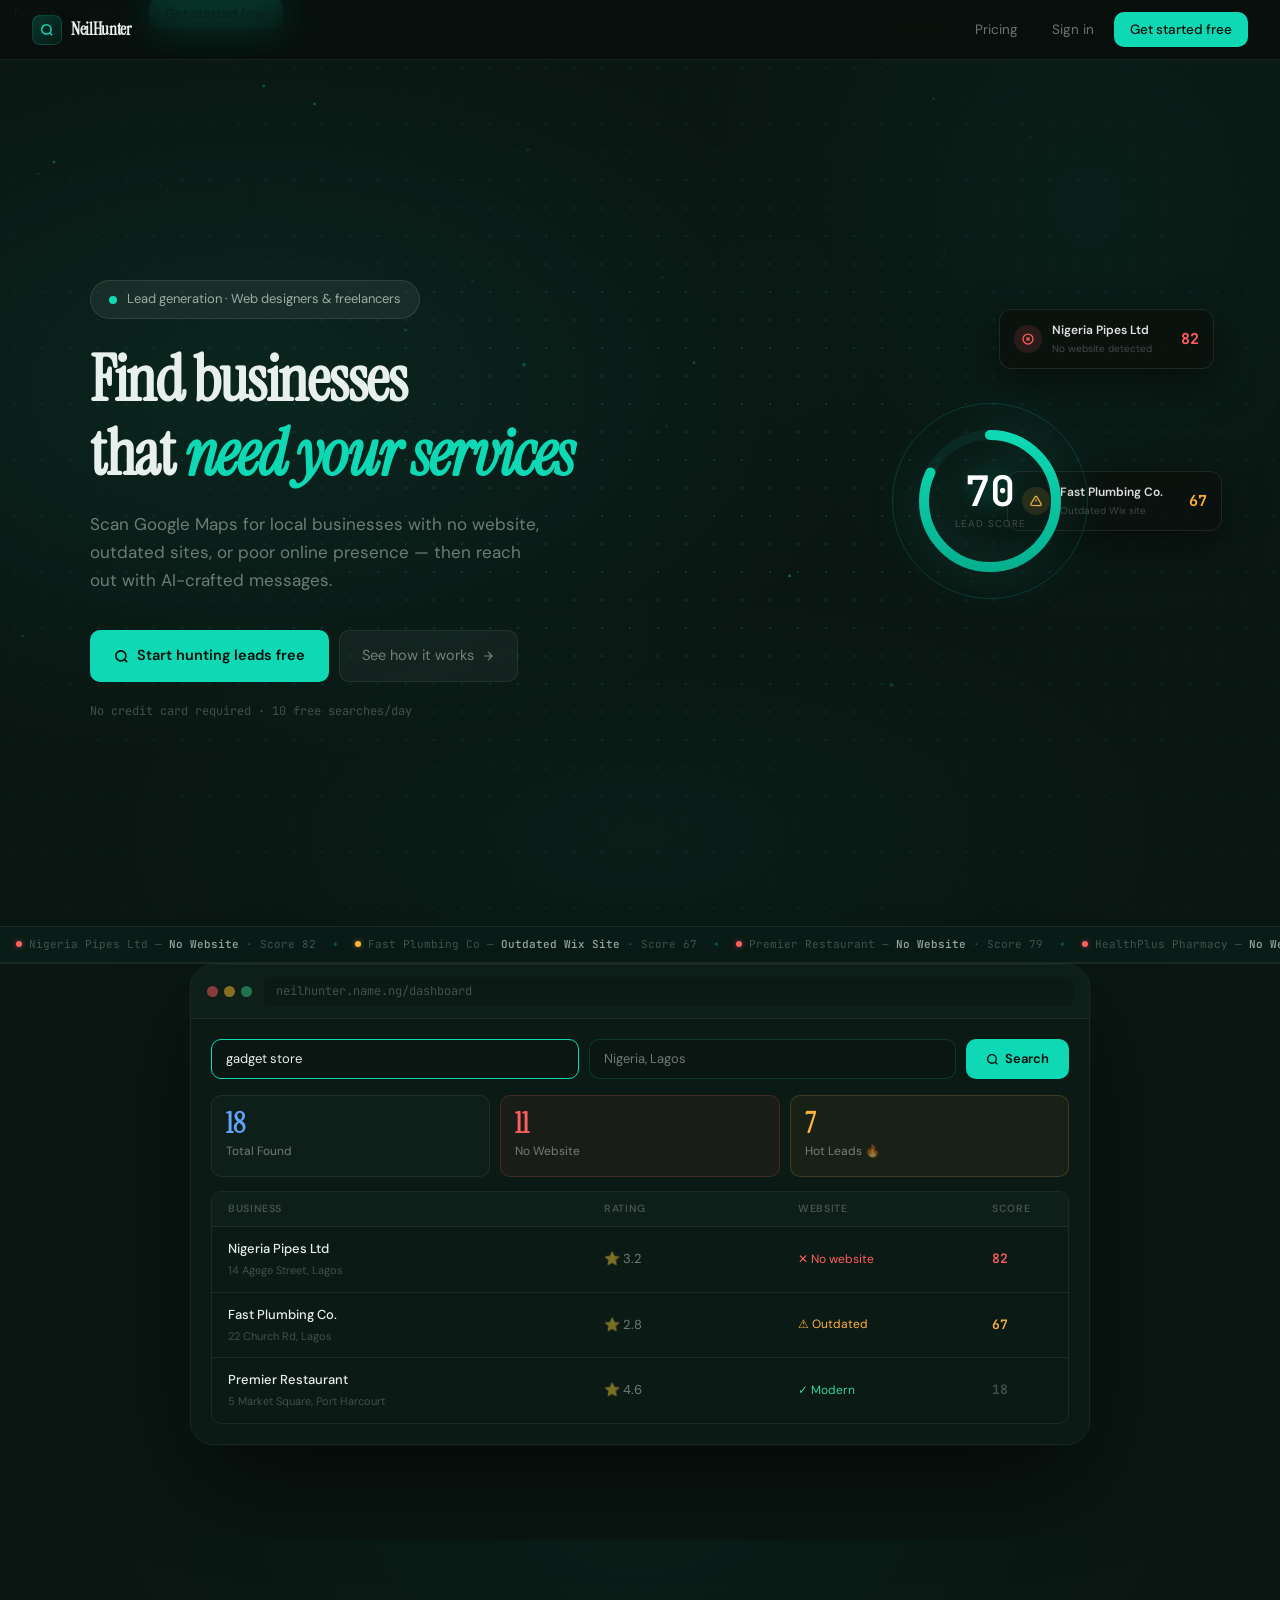
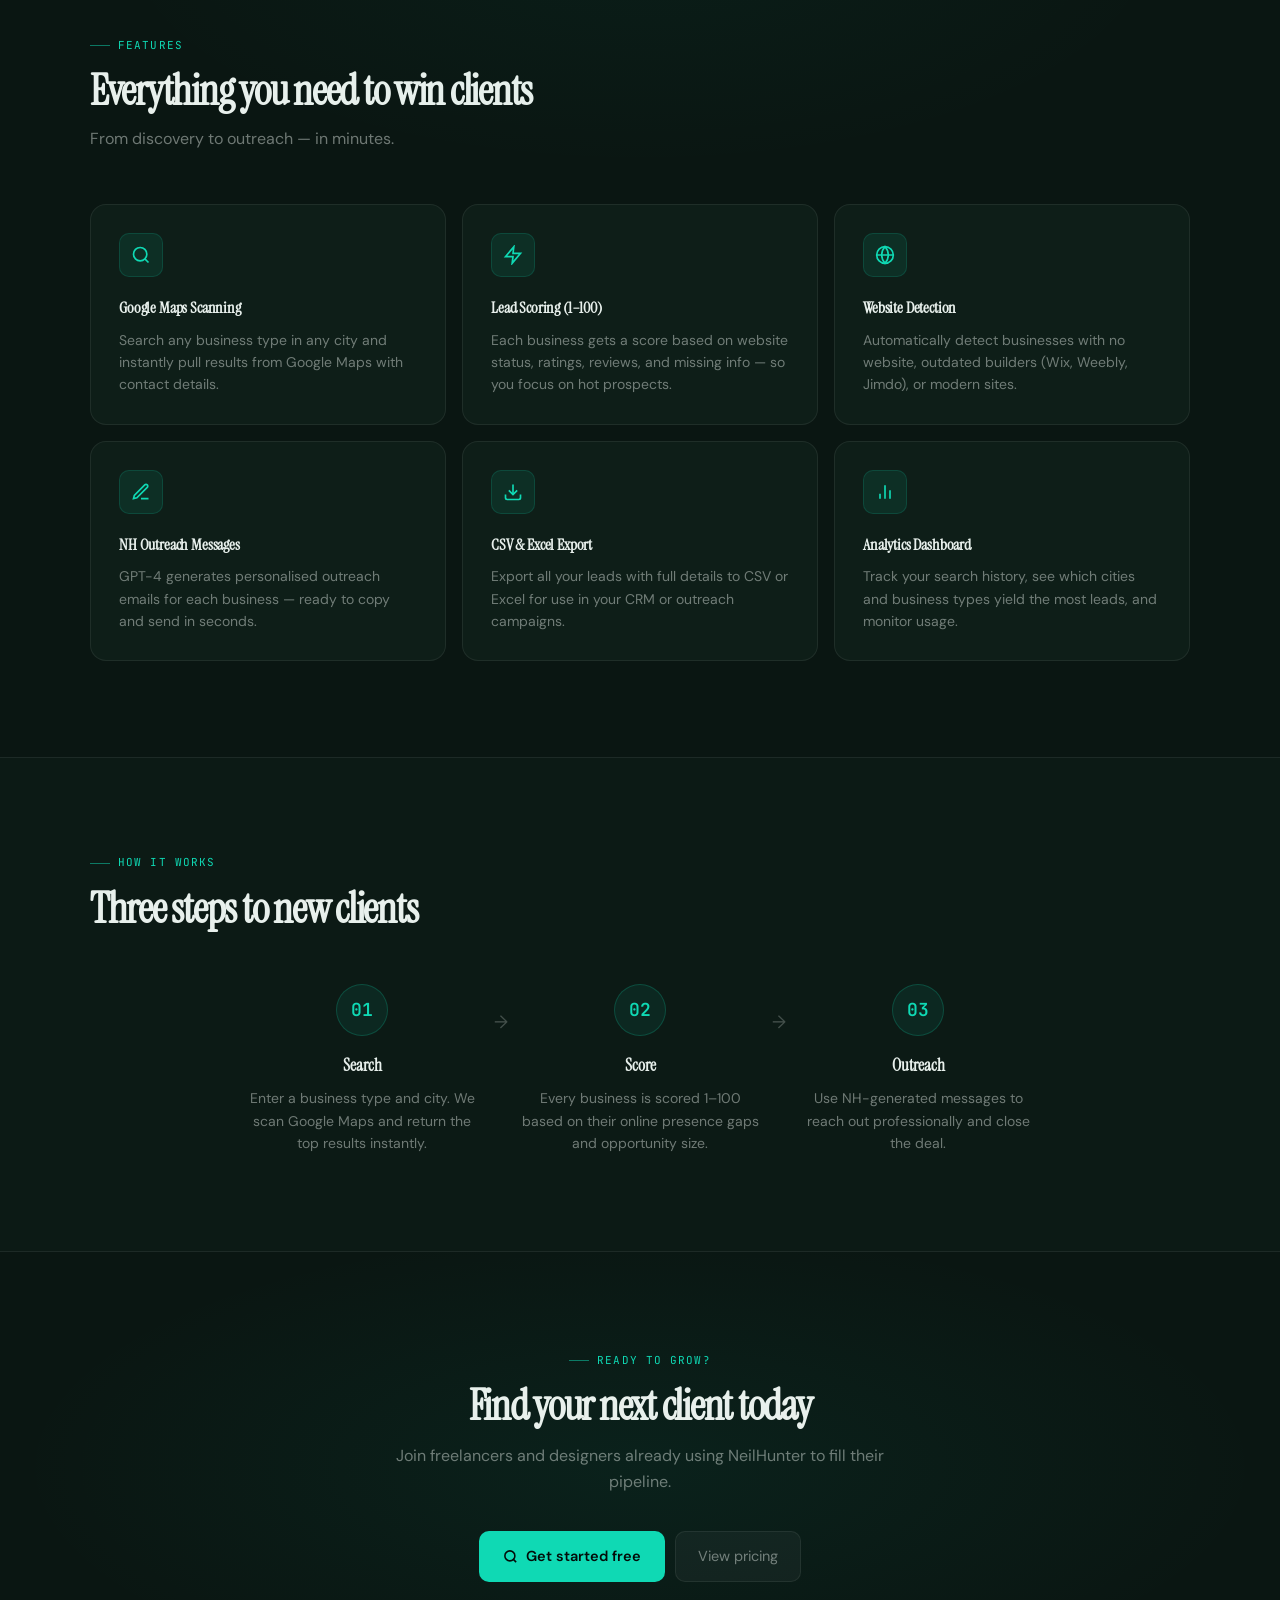
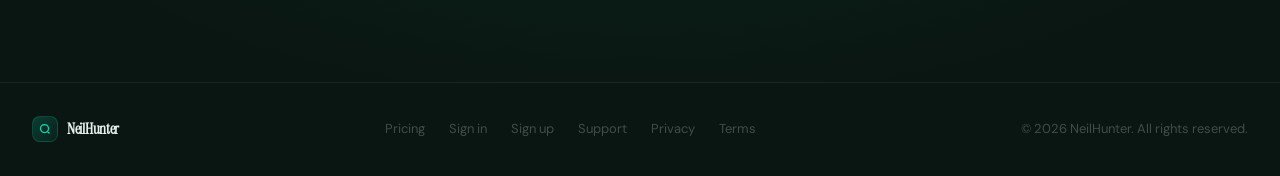
<file: index.html>
<!DOCTYPE html>
<html lang="en">
<head>
  <meta charset="UTF-8"/>
  <meta name="viewport" content="width=device-width, initial-scale=1.0"/>
  <link rel="apple-touch-icon" href="icon.png">
<link rel="icon" type="image/png" sizes="192x192" href="icon.png">
<link rel="manifest" href="manifest.json">

  <!-- ═══ PRIMARY SEO ═══ -->
  <title>NeilHunter — Find Businesses That Need a Website | Lead Gen for Web Designers</title>
  <meta name="description" content="NeilHunter scans Google Maps to find local businesses with no website or outdated sites. Get lead scores, AI outreach messages, and CSV exports. Free for web designers and freelancers."/>
  <meta name="keywords" content="find businesses without website, lead generation for web designers, web design clients, find clients web design, local business leads, freelance web design clients, NeilHunter, web design lead generation tool, Google Maps leads, outreach for web designers"/>
  <meta name="author" content="NeilHunter"/>
  <meta name="robots" content="index, follow"/>
  <link rel="canonical" href="https://neilhunter.name.ng/"/>

  <!-- ═══ OPEN GRAPH (WhatsApp, Facebook, LinkedIn previews) ═══ -->
  <meta property="og:type" content="website"/>
  <meta property="og:url" content="https://neilhunter.name.ng/"/>
  <meta property="og:title" content="NeilHunter — Find Businesses That Need a Website"/>
  <meta property="og:description" content="Scan Google Maps for businesses with no website. Get lead scores, AI outreach messages, and win more web design clients. Free to start."/>
  <meta property="og:image" content="https://neilhunter.name.ng/og-image.png"/>
  <meta property="og:site_name" content="NeilHunter"/>
  <meta property="og:locale" content="en_NG"/>

  <!-- ═══ TWITTER CARD (shows rich preview when you share on X) ═══ -->
  <meta name="twitter:card" content="summary_large_image"/>
  <meta name="twitter:site" content="@neilhunter"/>
  <meta name="twitter:title" content="NeilHunter — Find Businesses That Need a Website"/>
  <meta name="twitter:description" content="Scan Google Maps for businesses with no website. Lead scores + AI outreach. Free for web designers & freelancers."/>
  <meta name="twitter:image" content="https://neilhunter.name.ng/og-image.png"/>

  <!-- ═══ SCHEMA (tells Google exactly what your site is) ═══ -->
  <script type="application/ld+json">
  {
    "@context": "https://schema.org",
    "@type": "SoftwareApplication",
    "name": "NeilHunter",
    "url": "https://neilhunter.name.ng",
    "description": "Lead generation tool that scans Google Maps to find local businesses with no website or outdated sites. Designed for web designers and freelancers.",
    "applicationCategory": "BusinessApplication",
    "operatingSystem": "Web",
    "offers": {
      "@type": "Offer",
      "price": "0",
      "priceCurrency": "USD",
      "description": "Free plan with 10 searches per day"
    },
    "creator": {
      "@type": "Organization",
      "name": "NeilHunter",
      "url": "https://neilhunter.name.ng"
    }
  }
  </script>

  <link href="https://fonts.googleapis.com/css2?family=Instrument+Serif:ital@0;1&family=DM+Sans:ital,opsz,wght@0,9..40,300;0,9..40,400;0,9..40,500;1,9..40,300&family=JetBrains+Mono:wght@400;500;600&display=swap" rel="stylesheet"/>
  <meta name="theme-color" content="#0a1612">
  <style>
    /* ── TOKENS ── */
    :root {
      --teal:   #0fd9b4;
      --teal2:  #06b08f;
      --teal-d: rgba(15,217,180,.12);
      --red:    #ff5e5e;
      --amber:  #ffb23f;
      --green:  #34d399;
      --bg:     #0a1612;
      --bg2:    #0c1a15;
      --bg3:    #0e1e18;
      --card:   #0e1e18;
      --border: rgba(255,255,255,.07);
      --border2:rgba(15,217,180,.18);
      --text:   #e8f0ec;
      --muted:  rgba(232,240,236,.45);
      --soft:   rgba(232,240,236,.25);
      --r:      10px;
      --r-lg:   16px;
      --r-xl:   24px;
      --font:   'DM Sans', sans-serif;
      --display:'Instrument Serif', serif;
      --mono:   'JetBrains Mono', monospace;
    }

    *, *::before, *::after { box-sizing: border-box; margin: 0; padding: 0; }
    html { scroll-behavior: smooth; }
    body {
      font-family: var(--font);
      background: var(--bg);
      color: var(--text);
      line-height: 1.6;
      -webkit-font-smoothing: antialiased;
      overflow-x: hidden;
    }

    /* ── LOADER ── */
    #loader {
      position: fixed; inset: 0; z-index: 9999;
      background: #0a1612;
      display: flex; flex-direction: column; align-items: center; justify-content: center; gap: 20px;
      transition: opacity .6s ease, visibility .6s ease;
    }
    #loader.hide { opacity: 0; visibility: hidden; }
    .ld-wordmark {
      font-family: var(--display);
      font-size: 22px; font-weight: 700; letter-spacing: -.02em;
      color: var(--text);
    }
    .ld-wordmark span { color: var(--teal); }
    .ld-bar-track {
      width: 160px; height: 2px;
      background: rgba(255,255,255,.06); border-radius: 99px; overflow: hidden;
    }
    .ld-bar-fill {
      height: 100%; width: 0%;
      background: linear-gradient(90deg, var(--teal2), var(--teal));
      border-radius: 99px; transition: width .12s ease;
    }
    .ld-pct { font-family: var(--mono); font-size: 11px; color: var(--teal); }

    /* ── NAV ── */
    nav {
      position: fixed; top: 0; left: 0; right: 0; z-index: 100;
      padding: 0 32px;
      height: 60px;
      display: flex; align-items: center; justify-content: space-between;
      background: rgba(8,13,11,.8);
      backdrop-filter: blur(20px) saturate(1.4);
      border-bottom: 1px solid var(--border);
      transition: background .3s;
    }
    .nav-logo {
      display: flex; align-items: center; gap: 9px;
      text-decoration: none;
      font-family: var(--display); font-size: 17px; font-weight: 700;
      color: var(--text); letter-spacing: -.02em;
    }
    .nav-logo-mark {
      width: 30px; height: 30px; border-radius: 8px;
      background: linear-gradient(135deg, rgba(15,217,180,.2), rgba(15,217,180,.06));
      border: 1px solid var(--border2);
      display: flex; align-items: center; justify-content: center;
    }
    .nav-logo-mark svg { color: var(--teal); }
    .nav-right { display: flex; align-items: center; gap: 6px; }
    .nav-link {
      padding: 7px 14px; font-size: 13.5px; color: var(--muted);
      text-decoration: none; border-radius: var(--r);
      transition: color .2s, background .2s;
      font-weight: 400;
    }
    .nav-link:hover { color: var(--text); background: rgba(255,255,255,.05); }
    .nav-btn {
      padding: 7px 16px; font-size: 13.5px; font-weight: 500;
      background: var(--teal); color: #030d09;
      border: none; border-radius: var(--r); cursor: pointer;
      text-decoration: none;
      transition: background .2s, transform .15s;
      font-family: var(--font);
    }
    .nav-btn:hover { background: #1fffc9; transform: translateY(-1px); }
    .nav-hamburger {
      display: none; background: none; border: none; cursor: pointer;
      color: var(--text); padding: 4px;
    }
    @media (max-width: 680px) {
      nav { padding: 0 18px; }
      .nav-links { display: none; }
      .nav-hamburger { display: flex; }
      .nav-mobile {
        display: none; position: fixed; top: 60px; left: 0; right: 0;
        z-index: 99;
        background: var(--bg2); border-bottom: 1px solid var(--border);
        padding: 12px 18px 18px; flex-direction: column; gap: 4px;
      }
      .nav-mobile.open { display: flex; }
      .nav-mobile .nav-link { font-size: 15px; }
      .nav-mobile .nav-btn { text-align: center; margin-top: 6px; padding: 11px; font-size: 15px; }
    }

    /* ── HERO ── */
    .hero {
      position: relative; overflow: hidden;
      padding: 130px 32px 80px;
      min-height: 100svh;
      display: flex; align-items: center;
    }
    #hero-canvas {
      position: absolute; inset: 0; width: 100%; height: 100%;
      pointer-events: none; z-index: 0; opacity: .55;
    }
    .hero-mesh {
      position: absolute; inset: 0; z-index: 0; pointer-events: none;
      background:
        radial-gradient(ellipse 70% 60% at 20% 40%, rgba(15,217,180,.08) 0%, transparent 70%),
        radial-gradient(ellipse 50% 80% at 85% 20%, rgba(6,176,143,.06) 0%, transparent 60%),
        radial-gradient(ellipse 60% 40% at 50% 90%, rgba(15,217,180,.04) 0%, transparent 70%);
    }
    .hero-dots {
      position: absolute; inset: 0; z-index: 0; pointer-events: none;
      background-image: radial-gradient(circle, rgba(20,184,166,.18) 1px, transparent 1px);
      background-size: 28px 28px;
      mask-image: radial-gradient(ellipse 80% 80% at 50% 50%, black 20%, transparent 100%);
      -webkit-mask-image: radial-gradient(ellipse 80% 80% at 50% 50%, black 20%, transparent 100%);
      animation: dotsPulse 6s ease-in-out infinite;
    }
    @keyframes dotsPulse {
      0%,100%{ opacity:.35; }
      50%    { opacity:.6; }
    }

    .hero-inner {
      position: relative; z-index: 1;
      max-width: 1100px; margin: 0 auto; width: 100%;
      display: grid; grid-template-columns: 1fr 400px; gap: 64px; align-items: center;
    }
    .hero-badge {
      display: inline-flex; align-items: center; gap: 10px;
      padding: 8px 18px;
      background: rgba(255,255,255,.06);
      border: 1px solid rgba(255,255,255,.1);
      border-radius: 99px; font-size: 13px; color: rgba(232,240,236,.65);
      font-family: var(--font);
      margin-bottom: 24px;
      animation: fadeUp .5s .1s both;
    }
    .badge-pulse {
      width: 8px; height: 8px; border-radius: 50%; flex-shrink: 0;
      background: var(--teal);
      animation: blink 2s ease-in-out infinite;
    }
    @keyframes blink { 0%,100%{opacity:1;} 50%{opacity:.25;} }
    .hero-h1 {
      font-family: var(--display);
      font-size: clamp(36px, 9vw, 64px);
      font-weight: 700; line-height: 1.15; letter-spacing: -.02em;
      color: var(--text); margin-bottom: 20px;
      animation: fadeUp .5s .2s both;
    }
    .hero-h1 em { font-style: italic; color: var(--teal); }
    .hero-sub {
      font-size: 17px; color: var(--muted); max-width: 460px;
      line-height: 1.65; margin-bottom: 36px;
      animation: fadeUp .5s .3s both;
    }
    .hero-cta { display: flex; gap: 10px; flex-wrap: wrap; animation: fadeUp .5s .4s both; margin-bottom: 20px; }
    .btn-primary {
      display: inline-flex; align-items: center; gap: 8px;
      padding: 13px 24px; border-radius: var(--r);
      background: var(--teal); color: #030d09;
      font-size: 14.5px; font-weight: 600;
      text-decoration: none; font-family: var(--font);
      transition: background .2s, transform .2s, box-shadow .2s;
      box-shadow: 0 0 0 0 rgba(15,217,180,.3);
    }
    .btn-primary:hover {
      background: #1fffc9; transform: translateY(-2px);
      box-shadow: 0 8px 28px rgba(15,217,180,.25);
    }
    .btn-ghost {
      display: inline-flex; align-items: center; gap: 7px;
      padding: 13px 22px; border-radius: var(--r);
      border: 1px solid var(--border);
      background: rgba(255,255,255,.04);
      color: var(--muted); font-size: 14.5px;
      text-decoration: none; font-family: var(--font);
      transition: border-color .2s, color .2s, background .2s;
    }
    .btn-ghost:hover { border-color: rgba(255,255,255,.18); color: var(--text); background: rgba(255,255,255,.07); }
    .hero-note { font-size: 12px; color: var(--soft); animation: fadeUp .5s .5s both; font-family: var(--mono); }

    /* ── HERO RIGHT VISUAL ── */
    .hero-visual {
      position: relative; height: 420px;
      display: flex; align-items: center; justify-content: center;
      animation: fadeUp .6s .35s both;
    }
    /* Score ring */
    .ring-wrap {
      position: relative; z-index: 1;
      display: flex; align-items: center; justify-content: center;
    }
    .ring-svg { filter: drop-shadow(0 0 24px rgba(15,217,180,.3)); }
    .ring-center {
      position: absolute; top: 50%; left: 50%; transform: translate(-50%,-50%);
      text-align: center; pointer-events: none;
    }
    .ring-num {
      font-family: var(--mono); font-size: 42px; font-weight: 600;
      color: #fff; line-height: 1; text-shadow: 0 0 30px rgba(15,217,180,.5);
    }
    .ring-label { font-size: 10px; color: var(--soft); letter-spacing: .1em; text-transform: uppercase; margin-top: 4px; }
    .ring-pulse {
      position: absolute; width: 196px; height: 196px; border-radius: 50%;
      border: 1px solid rgba(15,217,180,.18);
      animation: ringPulse 2.8s ease-out infinite; pointer-events: none;
    }
    @keyframes ringPulse {
      0%  { transform: scale(.85); opacity: .7; }
      100%{ transform: scale(1.2);  opacity: 0; }
    }

    /* Lead cards */
    .lead-card {
      position: absolute;
      display: flex; align-items: center; gap: 10px;
      background: rgba(11,18,15,.92);
      border: 1px solid rgba(255,255,255,.09);
      border-radius: 12px; padding: 11px 14px;
      backdrop-filter: blur(16px);
      box-shadow: 0 12px 40px rgba(0,0,0,.5);
      white-space: nowrap; min-width: 215px;
      opacity: 0; transform: translateX(14px);
      transition: opacity .5s, transform .5s;
    }
    .lead-card.show { opacity: 1; transform: translateX(0); }
    .lead-card-1 { top: 18px;  right: -24px; }
    .lead-card-2 { top: 50%;   right: -32px; transform: translateY(-50%) translateX(14px); }
    .lead-card-2.show { transform: translateY(-50%) translateX(0); }
    .lead-card-3 { bottom: 18px; right: -24px; }
    .lc-icon {
      width: 28px; height: 28px; border-radius: 50%; flex-shrink: 0;
      display: flex; align-items: center; justify-content: center;
    }
    .lc-icon.r { background: rgba(255,94,94,.13); color: #ff5e5e; }
    .lc-icon.a { background: rgba(255,178,63,.13); color: #ffb23f; }
    .lc-biz { font-size: 12px; font-weight: 600; color: rgba(255,255,255,.88); }
    .lc-sub { font-size: 10px; color: var(--soft); margin-top: 1px; }
    .lc-score { font-family: var(--mono); font-size: 15px; font-weight: 700; margin-left: auto; padding-left: 8px; }
    .lc-score.r { color: #ff5e5e; }
    .lc-score.a { color: #ffb23f; }

    /* Mobile hero layout */
    @media (max-width: 860px) {
      .hero-inner { grid-template-columns: 1fr; gap: 44px; text-align: center; }
      .hero-sub, .hero-h1 { max-width: 100%; margin-left: auto; margin-right: auto; }
      .hero-badge { margin: 0 auto 24px; }
      .hero-cta { justify-content: center; }
      .hero-note { text-align: center; }
      .hero-visual { height: 300px; width: 100%; }
      .lead-card-1 { top: 0; right: 0; }
      .lead-card-2 { right: 0; }
      .lead-card-3 { bottom: 0; right: 0; }
    }
    @media (max-width: 520px) {
      .hero { padding: 110px 18px 60px; }
      .hero-visual { height: 260px; }
      .lead-card { min-width: 0; max-width: 155px; padding: 8px 10px; gap: 7px; }
      .lc-biz { font-size: 10.5px; }
      .lc-sub { font-size: 9px; }
      .lc-score { font-size: 12px; }
      .lc-icon { width: 22px; height: 22px; }
      .ring-num { font-size: 30px; }
      .ring-pulse { width: 140px; height: 140px; }
    }

    @keyframes fadeUp {
      from { opacity:0; transform: translateY(16px); }
      to   { opacity:1; transform: translateY(0); }
    }

    /* ── MARQUEE ── */
    .marquee-strip {
      border-top: 1px solid var(--border);
      border-bottom: 1px solid var(--border);
      background: rgba(15,217,180,.03);
      overflow: hidden; padding: 9px 0;
    }
    .marquee-track { display: flex; width: max-content; animation: marquee 30s linear infinite; }
    .marquee-track:hover { animation-play-state: paused; }
    @keyframes marquee { from{transform:translateX(0)} to{transform:translateX(-50%)} }
    .marquee-content { display: flex; align-items: center; gap: 16px; padding: 0 16px; white-space: nowrap; }
    .mq-item { font-family: var(--mono); font-size: 11px; color: var(--soft); display: flex; align-items: center; gap: 7px; }
    .mq-item strong { color: rgba(232,240,236,.65); font-weight: 500; }
    .mq-sep { color: rgba(15,217,180,.3); font-size: 8px; }
    .mq-dot { width: 6px; height: 6px; border-radius: 50%; flex-shrink: 0; animation: blink 2s ease-in-out infinite; }
    .mq-dot.r { background: var(--red); box-shadow: 0 0 5px rgba(255,94,94,.5); }
    .mq-dot.a { background: var(--amber); box-shadow: 0 0 5px rgba(255,178,63,.5); animation-delay: .5s; }

    /* ── DASHBOARD MOCKUP ── */
    .mockup-section {
      padding: 0 32px 96px;
      border-top: 1px solid var(--border);
    }
    .mockup-wrap {
      max-width: 900px; margin: 0 auto;
      border-radius: var(--r-xl);
      border: 1px solid var(--border);
      overflow: hidden;
      box-shadow: 0 40px 100px -20px rgba(0,0,0,.7), 0 0 0 1px rgba(15,217,180,.05);
    }
    .mockup-bar {
      background: var(--bg3); border-bottom: 1px solid var(--border);
      padding: 12px 16px;
      display: flex; align-items: center; gap: 12px;
    }
    .mock-dots { display: flex; gap: 6px; }
    .mock-dot { width: 11px; height: 11px; border-radius: 50%; }
    .mock-url {
      flex: 1; background: var(--bg2); border-radius: 6px;
      padding: 5px 12px; font-size: 12px; color: var(--soft); font-family: var(--mono);
    }
    .mockup-body { background: var(--bg2); padding: 20px; }
    .mock-search-row { display: flex; gap: 10px; margin-bottom: 16px; }
    .mock-input {
      flex: 1; height: 40px; border: 1px solid var(--border2); border-radius: var(--r);
      background: var(--bg); display: flex; align-items: center; padding: 0 14px;
      font-size: 13px; color: var(--muted);
    }
    .mock-input.active { border-color: var(--teal); color: var(--text); }
    .mock-search-btn {
      height: 40px; padding: 0 20px;
      background: var(--teal); border-radius: var(--r);
      display: flex; align-items: center; gap: 6px;
      font-size: 13px; font-weight: 600; color: #030d09;
    }
    .mock-stats { display: grid; grid-template-columns: repeat(3,1fr); gap: 10px; margin-bottom: 14px; }
    .mock-stat {
      background: var(--bg3); border: 1px solid var(--border);
      border-radius: var(--r); padding: 14px;
    }
    .mock-stat.danger { background: rgba(255,94,94,.05); border-color: rgba(255,94,94,.18); }
    .mock-stat.warn   { background: rgba(255,178,63,.05); border-color: rgba(255,178,63,.18); }
    .mock-stat-num { font-family: var(--display); font-size: 28px; font-weight: 700; line-height: 1; }
    .mock-stat-num.teal   { color: #60a5fa; }
    .mock-stat-num.danger { color: var(--red); }
    .mock-stat-num.warn   { color: var(--amber); }
    .mock-stat-label { font-size: 12px; color: var(--muted); margin-top: 4px; }
    .mock-table { border: 1px solid var(--border); border-radius: var(--r); overflow: hidden; }
    .mock-thead {
      display: grid; grid-template-columns: 2fr 1fr 1fr 60px;
      gap: 12px; padding: 9px 16px;
      background: var(--bg3); font-size: 10.5px; font-weight: 600;
      text-transform: uppercase; letter-spacing: .06em; color: var(--soft);
      border-bottom: 1px solid var(--border);
    }
    .mock-row {
      display: grid; grid-template-columns: 2fr 1fr 1fr 60px;
      gap: 12px; padding: 12px 16px; font-size: 13px; align-items: center;
    }
    .mock-row + .mock-row { border-top: 1px solid var(--border); }
    .mock-biz { font-weight: 500; }
    .mock-addr { font-size: 11px; color: var(--soft); margin-top: 2px; }
    .mock-rating { color: var(--muted); }
    .mock-status.r { color: var(--red); font-size: 12px; }
    .mock-status.a { color: var(--amber); font-size: 12px; }
    .mock-status.g { color: var(--green); font-size: 12px; }
    .mock-score { font-family: var(--mono); font-size: 13px; font-weight: 600; }
    .mock-score.r { color: var(--red); }
    .mock-score.a { color: var(--amber); }
    .mock-score.s { color: var(--soft); }
    @media (max-width: 640px) {
      .mockup-section { padding: 0 14px 64px; }
      .mock-stats { grid-template-columns: repeat(3,1fr); gap: 6px; }
      .mock-stat-num { font-size: 22px; }
      .mock-thead, .mock-row { grid-template-columns: 2fr 1fr 50px; }
      .mock-thead span:nth-child(3), .mock-row div:nth-child(3) { display: none; }
      .mock-search-row { flex-wrap: wrap; }
    }

    /* ── FEATURES ── */
    .features { padding: 96px 32px; position: relative; }
    .features::before {
      content: ''; position: absolute; inset: 0;
      background: radial-gradient(ellipse 60% 40% at 50% 0%, rgba(15,217,180,.04) 0%, transparent 70%);
      pointer-events: none;
    }
    .section-label {
      font-family: var(--mono); font-size: 11px; letter-spacing: .1em;
      text-transform: uppercase; color: var(--teal);
      display: flex; align-items: center; gap: 8px; margin-bottom: 14px;
    }
    .section-label::before {
      content: ''; width: 20px; height: 1px; background: var(--teal); opacity: .5;
    }
    .section-title {
      font-family: var(--display); font-size: clamp(28px, 4vw, 42px);
      font-weight: 800; letter-spacing: -.03em; line-height: 1.1;
      color: var(--text); margin-bottom: 12px;
    }
    .section-sub { font-size: 16px; color: var(--muted); max-width: 520px; }
    .section-head { margin-bottom: 52px; }
    .container { max-width: 1100px; margin: 0 auto; }

    .features-grid {
      display: grid; grid-template-columns: repeat(3, 1fr); gap: 16px;
    }
    .feat-card {
      background: var(--card); border: 1px solid var(--border);
      border-radius: var(--r-lg); padding: 28px;
      transition: border-color .3s, transform .3s, box-shadow .3s;
      position: relative; overflow: hidden;
    }
    .feat-card::after {
      content: ''; position: absolute; top: 0; left: 0; right: 0; height: 1px;
      background: linear-gradient(90deg, transparent, rgba(15,217,180,.3), transparent);
      opacity: 0; transition: opacity .3s;
    }
    .feat-card:hover { border-color: rgba(15,217,180,.2); transform: translateY(-3px); box-shadow: 0 20px 60px rgba(0,0,0,.3); }
    .feat-card:hover::after { opacity: 1; }
    .feat-icon {
      width: 44px; height: 44px; border-radius: 10px;
      background: rgba(15,217,180,.09); border: 1px solid rgba(15,217,180,.15);
      display: flex; align-items: center; justify-content: center;
      color: var(--teal); margin-bottom: 18px;
    }
    .feat-card h3 {
      font-family: var(--display); font-size: 16px; font-weight: 700;
      color: var(--text); margin-bottom: 8px; letter-spacing: -.01em;
    }
    .feat-card p { font-size: 14px; color: var(--muted); line-height: 1.6; }
    @media (max-width: 860px) { .features-grid { grid-template-columns: repeat(2,1fr); } }
    @media (max-width: 540px) { .features-grid { grid-template-columns: 1fr; } features { padding: 64px 18px; } }

    /* ── HOW IT WORKS ── */
    .how { padding: 96px 32px; background: var(--bg2); border-top: 1px solid var(--border); border-bottom: 1px solid var(--border); }
    .steps-row { display: flex; align-items: flex-start; justify-content: center; gap: 0; }
    .step-item { flex: 1; max-width: 240px; text-align: center; }
    .step-num {
      width: 52px; height: 52px; border-radius: 50%;
      background: rgba(15,217,180,.08); border: 1px solid rgba(15,217,180,.2);
      display: flex; align-items: center; justify-content: center;
      margin: 0 auto 16px;
      font-family: var(--mono); font-size: 18px; font-weight: 600; color: var(--teal);
    }
    .step-item h3 { font-family: var(--display); font-size: 17px; font-weight: 700; color: var(--text); margin-bottom: 8px; }
    .step-item p  { font-size: 14px; color: var(--muted); line-height: 1.6; }
    .step-arrow {
      display: flex; align-items: center; justify-content: center;
      padding-top: 24px; padding-left: 12px; padding-right: 12px;
      color: var(--soft); flex-shrink: 0; font-size: 18px;
    }
    @media (max-width: 640px) {
      .how { padding: 64px 18px; }
      .steps-row { flex-direction: column; align-items: center; gap: 0; }
      .step-item { max-width: 280px; width: 100%; }
      .step-arrow { padding: 4px 0; transform: rotate(90deg); }
    }

    /* ── CTA ── */
    .cta-section {
      padding: 100px 32px;
      text-align: center; position: relative; overflow: hidden;
    }
    .cta-section::before {
      content: ''; position: absolute; inset: 0;
      background: radial-gradient(ellipse 70% 80% at 50% 50%, rgba(15,217,180,.06) 0%, transparent 70%);
      pointer-events: none;
    }
    .cta-inner { position: relative; z-index: 1; max-width: 560px; margin: 0 auto; }
    .cta-section .section-title { margin-bottom: 14px; }
    .cta-section .section-sub { margin: 0 auto 36px; }
    .cta-btns { display: flex; gap: 10px; justify-content: center; flex-wrap: wrap; }
    @media (max-width: 480px) { .cta-section { padding: 72px 18px; } }

    /* ── FOOTER ── */
    footer {
      border-top: 1px solid var(--border);
      padding: 32px;
      display: flex; align-items: center; justify-content: space-between; flex-wrap: wrap; gap: 16px;
      background: var(--bg);
    }
    .footer-links { display: flex; gap: 4px; flex-wrap: wrap; }
    .footer-links a { color: var(--soft); text-decoration: none; font-size: 13px; padding: 4px 10px; border-radius: 6px; transition: color .2s; }
    .footer-links a:hover { color: var(--text); }
    .footer-copy { font-size: 13px; color: var(--soft); }
    @media (max-width: 600px) { footer { flex-direction: column; align-items: flex-start; padding: 24px 18px; } }
  </style>
</head>
<body>

<!-- LOADER -->
<div id="loader">
  <div class="ld-wordmark">Neil<span>Hunter</span></div>
  <div class="ld-bar-track"><div class="ld-bar-fill" id="ld-fill"></div></div>
  <div class="ld-pct" id="ld-pct">0%</div>
</div>

<!-- NAV -->
<nav>
  <a href="index.html" class="nav-logo">
    <div class="nav-logo-mark">
      <svg width="14" height="14" viewBox="0 0 24 24" fill="none" stroke="currentColor" stroke-width="2.5"><circle cx="11" cy="11" r="8"/><path d="m21 21-4.35-4.35"/></svg>
    </div>
    NeilHunter
  </a>
  <div class="nav-right nav-links">
    <a href="pricing.html" class="nav-link">Pricing</a>
    <a href="login.html" class="nav-link">Sign in</a>
    <a href="signup.html" class="nav-btn">Get started free</a>
  </div>
  <button class="nav-hamburger" id="nav-ham" aria-label="Menu" onclick="toggleNav()">
    <svg id="ham-icon" width="22" height="22" viewBox="0 0 24 24" fill="none" stroke="currentColor" stroke-width="2.2"><line x1="3" y1="6" x2="21" y2="6"/><line x1="3" y1="12" x2="21" y2="12"/><line x1="3" y1="18" x2="21" y2="18"/></svg>
  </button>
</nav>
<div class="nav-mobile" id="nav-mobile">
  <a href="pricing.html" class="nav-link">Pricing</a>
  <a href="login.html" class="nav-link">Sign in</a>
  <a href="signup.html" class="nav-btn">Get started free</a>
</div>

<!-- HERO -->
<section class="hero">
  <canvas id="hero-canvas"></canvas>
  <div class="hero-mesh"></div>
  <div class="hero-dots"></div>


  <div class="hero-inner">
    <!-- LEFT -->
    <div class="hero-left">
      <div class="hero-badge">
        <span class="badge-pulse"></span>
        Lead generation · Web designers &amp; freelancers
      </div>
      <h1 class="hero-h1">Find businesses<br/>that <em>need your services</em></h1>
      <p class="hero-sub">
        Scan Google Maps for local businesses with no website, outdated sites, or poor online presence — then reach out with AI-crafted messages.
      </p>
      <div class="hero-cta">
        <a href="signup.html" class="btn-primary">
          <svg width="15" height="15" viewBox="0 0 24 24" fill="none" stroke="currentColor" stroke-width="2.5"><circle cx="11" cy="11" r="8"/><path d="m21 21-4.35-4.35"/></svg>
          Start hunting leads free
        </a>
        <a href="#features" class="btn-ghost">
          See how it works
          <svg width="14" height="14" viewBox="0 0 24 24" fill="none" stroke="currentColor" stroke-width="2"><path d="M5 12h14M12 5l7 7-7 7"/></svg>
        </a>
      </div>
      <p class="hero-note">No credit card required · 10 free searches/day</p>
    </div>

    <!-- RIGHT -->
    <div class="hero-visual">
      <div class="ring-wrap">
        <svg class="ring-svg" viewBox="0 0 160 160" width="160" height="160">
          <circle cx="80" cy="80" r="66" fill="none" stroke="rgba(15,217,180,.08)" stroke-width="10"/>
          <circle cx="80" cy="80" r="66" fill="none" stroke="url(#ringGrad)" stroke-width="10"
            stroke-linecap="round"
            stroke-dasharray="414.7"
            stroke-dashoffset="414.7"
            id="ring-arc"
            style="transition:stroke-dashoffset 1.5s cubic-bezier(.4,0,.2,1);transform:rotate(-90deg);transform-origin:80px 80px;"/>
          <defs>
            <linearGradient id="ringGrad" x1="0%" y1="0%" x2="100%" y2="0%">
              <stop offset="0%"   stop-color="#06b08f"/>
              <stop offset="100%" stop-color="#0fd9b4"/>
            </linearGradient>
          </defs>
        </svg>
        <div class="ring-center">
          <div class="ring-num" id="ring-num">0</div>
          <div class="ring-label">Lead Score</div>
        </div>
        <div class="ring-pulse"></div>
      </div>

      <!-- Floating lead cards -->
      <div class="lead-card lead-card-1" id="lc1">
        <div class="lc-icon r">
          <svg width="12" height="12" viewBox="0 0 24 24" fill="none" stroke="currentColor" stroke-width="2.5"><circle cx="12" cy="12" r="10"/><line x1="15" y1="9" x2="9" y2="15"/><line x1="9" y1="9" x2="15" y2="15"/></svg>
        </div>
        <div>
          <div class="lc-biz">Nigeria Pipes Ltd</div>
          <div class="lc-sub">No website detected</div>
        </div>
        <div class="lc-score r">82</div>
      </div>

      <div class="lead-card lead-card-2" id="lc2">
        <div class="lc-icon a">
          <svg width="12" height="12" viewBox="0 0 24 24" fill="none" stroke="currentColor" stroke-width="2.5"><path d="M10.29 3.86L1.82 18a2 2 0 0 0 1.71 3h16.94a2 2 0 0 0 1.71-3L13.71 3.86a2 2 0 0 0-3.42 0z"/><line x1="12" y1="9" x2="12" y2="13"/></svg>
        </div>
        <div>
          <div class="lc-biz">Fast Plumbing Co.</div>
          <div class="lc-sub">Outdated Wix site</div>
        </div>
        <div class="lc-score a">67</div>
      </div>

      <div class="lead-card lead-card-3" id="lc3">
        <div class="lc-icon r">
          <svg width="12" height="12" viewBox="0 0 24 24" fill="none" stroke="currentColor" stroke-width="2.5"><circle cx="12" cy="12" r="10"/><line x1="15" y1="9" x2="9" y2="15"/><line x1="9" y1="9" x2="15" y2="15"/></svg>
        </div>
        <div>
          <div class="lc-biz">Lagos Dental Clinic</div>
          <div class="lc-sub">No website detected</div>
        </div>
        <div class="lc-score r">88</div>
      </div>
    </div>
  </div>
</section>

<!-- MARQUEE -->
<div class="marquee-strip">
  <div class="marquee-track">
    <div class="marquee-content">
      <span class="mq-item"><span class="mq-dot r"></span>Nigeria Pipes Ltd — <strong>No Website</strong> · Score 82</span>
      <span class="mq-sep">✦</span>
      <span class="mq-item"><span class="mq-dot a"></span>Fast Plumbing Co — <strong>Outdated Wix Site</strong> · Score 67</span>
      <span class="mq-sep">✦</span>
      <span class="mq-item"><span class="mq-dot r"></span>Premier Restaurant — <strong>No Website</strong> · Score 79</span>
      <span class="mq-sep">✦</span>
      <span class="mq-item"><span class="mq-dot r"></span>HealthPlus Pharmacy — <strong>No Website</strong> · Score 91</span>
      <span class="mq-sep">✦</span>
      <span class="mq-item"><span class="mq-dot a"></span>QuickFix Mechanics — <strong>Outdated Jimdo</strong> · Score 74</span>
      <span class="mq-sep">✦</span>
      <span class="mq-item"><span class="mq-dot r"></span>Lagos Dental Clinic — <strong>No Website</strong> · Score 88</span>
      <span class="mq-sep">✦</span>
    </div>
    <div class="marquee-content" aria-hidden="true">
      <span class="mq-item"><span class="mq-dot r"></span>Nigeria Pipes Ltd — <strong>No Website</strong> · Score 82</span>
      <span class="mq-sep">✦</span>
      <span class="mq-item"><span class="mq-dot a"></span>Fast Plumbing Co — <strong>Outdated Wix Site</strong> · Score 67</span>
      <span class="mq-sep">✦</span>
      <span class="mq-item"><span class="mq-dot r"></span>Premier Restaurant — <strong>No Website</strong> · Score 79</span>
      <span class="mq-sep">✦</span>
      <span class="mq-item"><span class="mq-dot r"></span>HealthPlus Pharmacy — <strong>No Website</strong> · Score 91</span>
      <span class="mq-sep">✦</span>
      <span class="mq-item"><span class="mq-dot a"></span>QuickFix Mechanics — <strong>Outdated Jimdo</strong> · Score 74</span>
      <span class="mq-sep">✦</span>
      <span class="mq-item"><span class="mq-dot r"></span>Lagos Dental Clinic — <strong>No Website</strong> · Score 88</span>
      <span class="mq-sep">✦</span>
    </div>
  </div>
</div>

<!-- DASHBOARD MOCKUP -->
<section class="mockup-section">
  <div class="mockup-wrap">
    <div class="mockup-bar">
      <div class="mock-dots">
        <div class="mock-dot" style="background:rgba(255,90,90,.5)"></div>
        <div class="mock-dot" style="background:rgba(255,190,50,.5)"></div>
        <div class="mock-dot" style="background:rgba(50,200,130,.5)"></div>
      </div>
      <div class="mock-url">neilhunter.name.ng/dashboard</div>
    </div>
    <div class="mockup-body">
      <div class="mock-search-row">
        <div class="mock-input active">gadget store</div>
        <div class="mock-input">Nigeria, Lagos</div>
        <div class="mock-search-btn">
          <svg width="13" height="13" viewBox="0 0 24 24" fill="none" stroke="currentColor" stroke-width="2.5"><circle cx="11" cy="11" r="8"/><path d="m21 21-4.35-4.35"/></svg>
          Search
        </div>
      </div>
      <div class="mock-stats">
        <div class="mock-stat">
          <div class="mock-stat-num teal">18</div>
          <div class="mock-stat-label">Total Found</div>
        </div>
        <div class="mock-stat danger">
          <div class="mock-stat-num danger">11</div>
          <div class="mock-stat-label">No Website</div>
        </div>
        <div class="mock-stat warn">
          <div class="mock-stat-num warn">7</div>
          <div class="mock-stat-label">Hot Leads 🔥</div>
        </div>
      </div>
      <div class="mock-table">
        <div class="mock-thead">
          <span>Business</span><span>Rating</span><span>Website</span><span>Score</span>
        </div>
        <div class="mock-row">
          <div><div class="mock-biz">Nigeria Pipes Ltd</div><div class="mock-addr">14 Agege Street, Lagos</div></div>
          <div class="mock-rating">⭐ 3.2</div>
          <div class="mock-status r">✕ No website</div>
          <div class="mock-score r">82</div>
        </div>
        <div class="mock-row">
          <div><div class="mock-biz">Fast Plumbing Co.</div><div class="mock-addr">22 Church Rd, Lagos</div></div>
          <div class="mock-rating">⭐ 2.8</div>
          <div class="mock-status a">⚠ Outdated</div>
          <div class="mock-score a">67</div>
        </div>
        <div class="mock-row">
          <div><div class="mock-biz">Premier Restaurant</div><div class="mock-addr">5 Market Square, Port Harcourt</div></div>
          <div class="mock-rating">⭐ 4.6</div>
          <div class="mock-status g">✓ Modern</div>
          <div class="mock-score s">18</div>
        </div>
      </div>
    </div>
  </div>
</section>

<!-- FEATURES -->
<section class="features" id="features">
  <div class="container">
    <div class="section-head">
      <div class="section-label">Features</div>
      <h2 class="section-title">Everything you need to win clients</h2>
      <p class="section-sub">From discovery to outreach — in minutes.</p>
    </div>
    <div class="features-grid">
      <div class="feat-card">
        <div class="feat-icon">
          <svg width="20" height="20" viewBox="0 0 24 24" fill="none" stroke="currentColor" stroke-width="2"><circle cx="11" cy="11" r="8"/><path d="m21 21-4.35-4.35"/></svg>
        </div>
        <h3>Google Maps Scanning</h3>
        <p>Search any business type in any city and instantly pull results from Google Maps with contact details.</p>
      </div>
      <div class="feat-card">
        <div class="feat-icon">
          <svg width="20" height="20" viewBox="0 0 24 24" fill="none" stroke="currentColor" stroke-width="2"><polygon points="13 2 3 14 12 14 11 22 21 10 12 10 13 2"/></svg>
        </div>
        <h3>Lead Scoring (1–100)</h3>
        <p>Each business gets a score based on website status, ratings, reviews, and missing info — so you focus on hot prospects.</p>
      </div>
      <div class="feat-card">
        <div class="feat-icon">
          <svg width="20" height="20" viewBox="0 0 24 24" fill="none" stroke="currentColor" stroke-width="2"><circle cx="12" cy="12" r="10"/><line x1="2" y1="12" x2="22" y2="12"/><path d="M12 2a15.3 15.3 0 0 1 4 10 15.3 15.3 0 0 1-4 10 15.3 15.3 0 0 1-4-10 15.3 15.3 0 0 1 4-10z"/></svg>
        </div>
        <h3>Website Detection</h3>
        <p>Automatically detect businesses with no website, outdated builders (Wix, Weebly, Jimdo), or modern sites.</p>
      </div>
      <div class="feat-card">
        <div class="feat-icon">
          <svg width="20" height="20" viewBox="0 0 24 24" fill="none" stroke="currentColor" stroke-width="2"><path d="M12 20h9"/><path d="M16.5 3.5a2.121 2.121 0 0 1 3 3L7 19l-4 1 1-4L16.5 3.5z"/></svg>
        </div>
        <h3>NH Outreach Messages</h3>
        <p>GPT-4 generates personalised outreach emails for each business — ready to copy and send in seconds.</p>
      </div>
      <div class="feat-card">
        <div class="feat-icon">
          <svg width="20" height="20" viewBox="0 0 24 24" fill="none" stroke="currentColor" stroke-width="2"><path d="M21 15v4a2 2 0 0 1-2 2H5a2 2 0 0 1-2-2v-4"/><polyline points="7 10 12 15 17 10"/><line x1="12" y1="15" x2="12" y2="3"/></svg>
        </div>
        <h3>CSV &amp; Excel Export</h3>
        <p>Export all your leads with full details to CSV or Excel for use in your CRM or outreach campaigns.</p>
      </div>
      <div class="feat-card">
        <div class="feat-icon">
          <svg width="20" height="20" viewBox="0 0 24 24" fill="none" stroke="currentColor" stroke-width="2"><line x1="18" y1="20" x2="18" y2="10"/><line x1="12" y1="20" x2="12" y2="4"/><line x1="6" y1="20" x2="6" y2="14"/></svg>
        </div>
        <h3>Analytics Dashboard</h3>
        <p>Track your search history, see which cities and business types yield the most leads, and monitor usage.</p>
      </div>
    </div>
  </div>
</section>

<!-- HOW IT WORKS -->
<section class="how">
  <div class="container">
    <div class="section-head">
      <div class="section-label">How it works</div>
      <h2 class="section-title">Three steps to new clients</h2>
    </div>
    <div class="steps-row">
      <div class="step-item">
        <div class="step-num">01</div>
        <h3>Search</h3>
        <p>Enter a business type and city. We scan Google Maps and return the top results instantly.</p>
      </div>
      <div class="step-arrow">→</div>
      <div class="step-item">
        <div class="step-num">02</div>
        <h3>Score</h3>
        <p>Every business is scored 1–100 based on their online presence gaps and opportunity size.</p>
      </div>
      <div class="step-arrow">→</div>
      <div class="step-item">
        <div class="step-num">03</div>
        <h3>Outreach</h3>
        <p>Use NH-generated messages to reach out professionally and close the deal.</p>
      </div>
    </div>
  </div>
</section>

<!-- CTA -->
<section class="cta-section">
  <div class="cta-inner">
    <div class="section-label" style="justify-content:center">Ready to grow?</div>
    <h2 class="section-title">Find your next client today</h2>
    <p class="section-sub">Join freelancers and designers already using NeilHunter to fill their pipeline.</p>
    <div class="cta-btns">
      <a href="signup.html" class="btn-primary">
        <svg width="15" height="15" viewBox="0 0 24 24" fill="none" stroke="currentColor" stroke-width="2.5"><circle cx="11" cy="11" r="8"/><path d="m21 21-4.35-4.35"/></svg>
        Get started free
      </a>
      <a href="pricing.html" class="btn-ghost">View pricing</a>
    </div>
  </div>
</section>

<!-- FOOTER -->
<footer>
  <a href="index.html" class="nav-logo" style="font-size:15px">
    <div class="nav-logo-mark" style="width:26px;height:26px">
      <svg width="12" height="12" viewBox="0 0 24 24" fill="none" stroke="currentColor" stroke-width="2.5"><circle cx="11" cy="11" r="8"/><path d="m21 21-4.35-4.35"/></svg>
    </div>
    NeilHunter
  </a>
  <div class="footer-links">
    <a href="pricing.html">Pricing</a>
    <a href="login.html">Sign in</a>
    <a href="signup.html">Sign up</a>
    <a href="mailto:neilhuntersupport@gmail.com">Support</a>
    <a href="legal.html">Privacy</a>
    <a href="legal.html">Terms</a>
  </div>
  <p class="footer-copy">© 2026 NeilHunter. All rights reserved.</p>
</footer>

<script>
/* ── LOADER ── */
(function(){
  var fill = document.getElementById('ld-fill');
  var pct  = document.getElementById('ld-pct');
  var el   = document.getElementById('loader');
  var cur = 0, tgt = 0, done = false;
  function setT(v){ tgt = Math.min(v, done ? 100 : 90); }
  setT(25); setTimeout(function(){ setT(55); },200); setTimeout(function(){ setT(80); },500);
  function tick(){
    if(cur < tgt){ cur = Math.min(cur + (tgt-cur)*.12 + .4, tgt); fill.style.width = cur.toFixed(1)+'%'; pct.textContent = Math.round(cur)+'%'; }
    if(!done || cur < 100) requestAnimationFrame(tick);
  }
  requestAnimationFrame(tick);
  function finish(){
    done = true; tgt = 100;
    setTimeout(function(){ el.classList.add('hide'); setTimeout(function(){ el.remove(); }, 650); }, 250);
  }
  if(document.readyState==='complete') finish();
  else { window.addEventListener('load', finish); setTimeout(finish, 4000); }
})();

/* ── HERO PARTICLES ── */
(function(){
  var canvas = document.getElementById('hero-canvas');
  if(!canvas) return;
  var ctx = canvas.getContext('2d');
  var pts = [], W, H;
  function resize(){ var h=canvas.parentElement; W=canvas.width=h.offsetWidth; H=canvas.height=h.offsetHeight; }
  resize(); window.addEventListener('resize', resize);
  for(var i=0;i<42;i++) pts.push({ x:Math.random()*1200,y:Math.random()*700,r:Math.random()*1.6+.4,vx:(Math.random()-.5)*.32,vy:(Math.random()-.5)*.22,a:Math.random()*.65+.12,p:Math.random()*Math.PI*2 });
  function draw(){
    ctx.clearRect(0,0,W,H);
    pts.forEach(function(p){
      p.x+=p.vx; p.y+=p.vy; p.p+=.016;
      if(p.x<0)p.x=W; if(p.x>W)p.x=0; if(p.y<0)p.y=H; if(p.y>H)p.y=0;
      var a=p.a*(.55+.45*Math.sin(p.p));
      ctx.beginPath(); ctx.arc(p.x,p.y,p.r,0,Math.PI*2);
      ctx.fillStyle='rgba(15,217,180,'+a.toFixed(2)+')'; ctx.fill();
      pts.forEach(function(q){
        var dx=p.x-q.x,dy=p.y-q.y,d=Math.sqrt(dx*dx+dy*dy);
        if(d<100&&d>0){ ctx.beginPath(); ctx.moveTo(p.x,p.y); ctx.lineTo(q.x,q.y);
          ctx.strokeStyle='rgba(15,217,180,'+((1-d/100)*.06*a).toFixed(3)+')'; ctx.lineWidth=.5; ctx.stroke(); }
      });
    });
    requestAnimationFrame(draw);
  }
  draw();
})();

/* ── SCORE RING ── */
(function(){
  var arc = document.getElementById('ring-arc');
  var num = document.getElementById('ring-num');
  var tgt = 82, c = 414.7;
  function run(){
    if(arc) arc.style.strokeDashoffset = c;
    if(num) num.textContent = '0';
    document.querySelectorAll('.lead-card').forEach(function(el){ el.classList.remove('show'); });
    setTimeout(function(){
      if(arc) arc.style.strokeDashoffset = c-(tgt/100)*c;
      var cur2=0,step=tgt/60,t=setInterval(function(){ cur2=Math.min(cur2+step,tgt); if(num) num.textContent=Math.round(cur2); if(cur2>=tgt) clearInterval(t); },22);
      document.querySelectorAll('.lead-card').forEach(function(el,i){ setTimeout(function(){ el.classList.add('show'); }, 400+i*380); });
    },300);
  }
  window.addEventListener('load',function(){
    run();
    setInterval(function(){
      document.querySelectorAll('.lead-card').forEach(function(el){ el.classList.remove('show'); });
      setTimeout(run,700);
    },5500);
  });
})();

/* ── NAV ── */
function toggleNav(){
  var m=document.getElementById('nav-mobile');
  var open=m.classList.toggle('open');
  document.getElementById('ham-icon').innerHTML = open
    ? '<line x1="18" y1="6" x2="6" y2="18"/><line x1="6" y1="6" x2="18" y2="18"/>'
    : '<line x1="3" y1="6" x2="21" y2="6"/><line x1="3" y1="12" x2="21" y2="12"/><line x1="3" y1="18" x2="21" y2="18"/>';
}
document.querySelectorAll('#nav-mobile a').forEach(function(a){
  a.addEventListener('click',function(){
    document.getElementById('nav-mobile').classList.remove('open');
    document.getElementById('ham-icon').innerHTML='<line x1="3" y1="6" x2="21" y2="6"/><line x1="3" y1="12" x2="21" y2="12"/><line x1="3" y1="18" x2="21" y2="18"/>';
  });
});
</script>
</body>
</html>
</file>
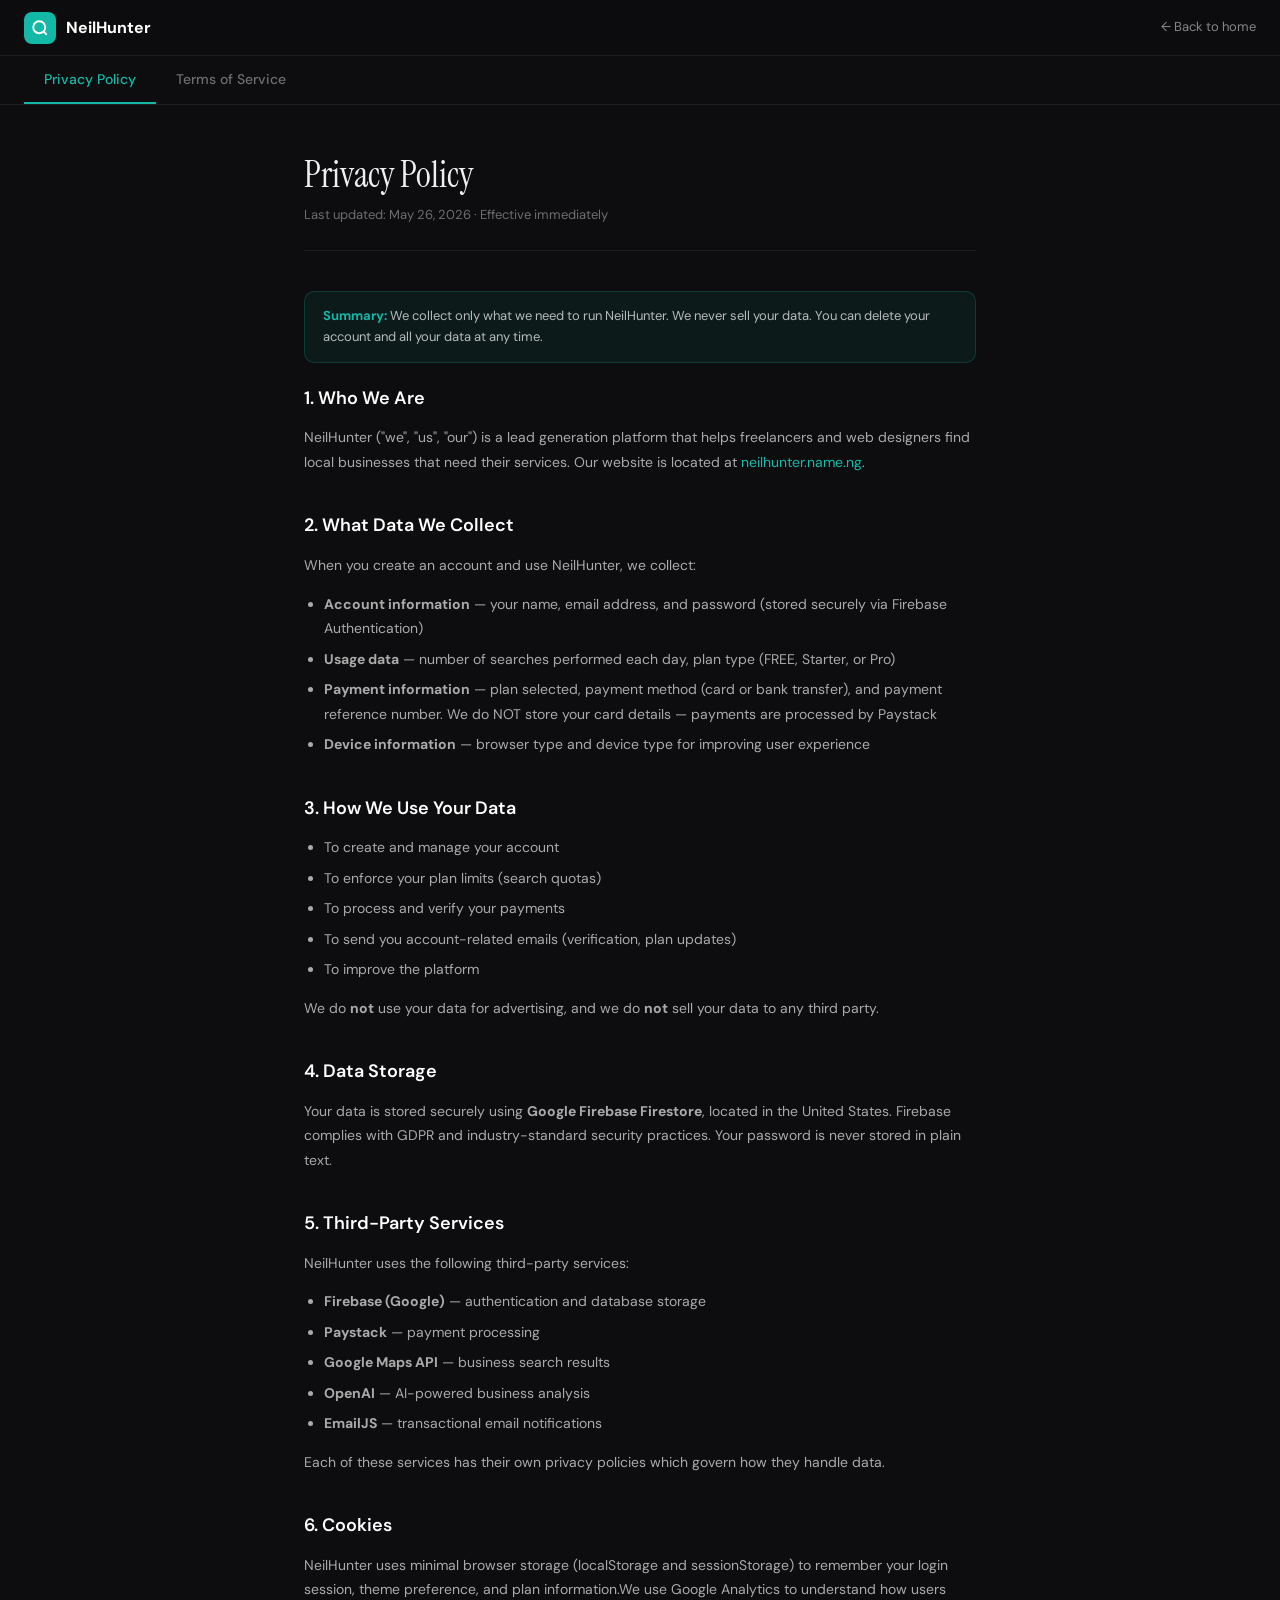
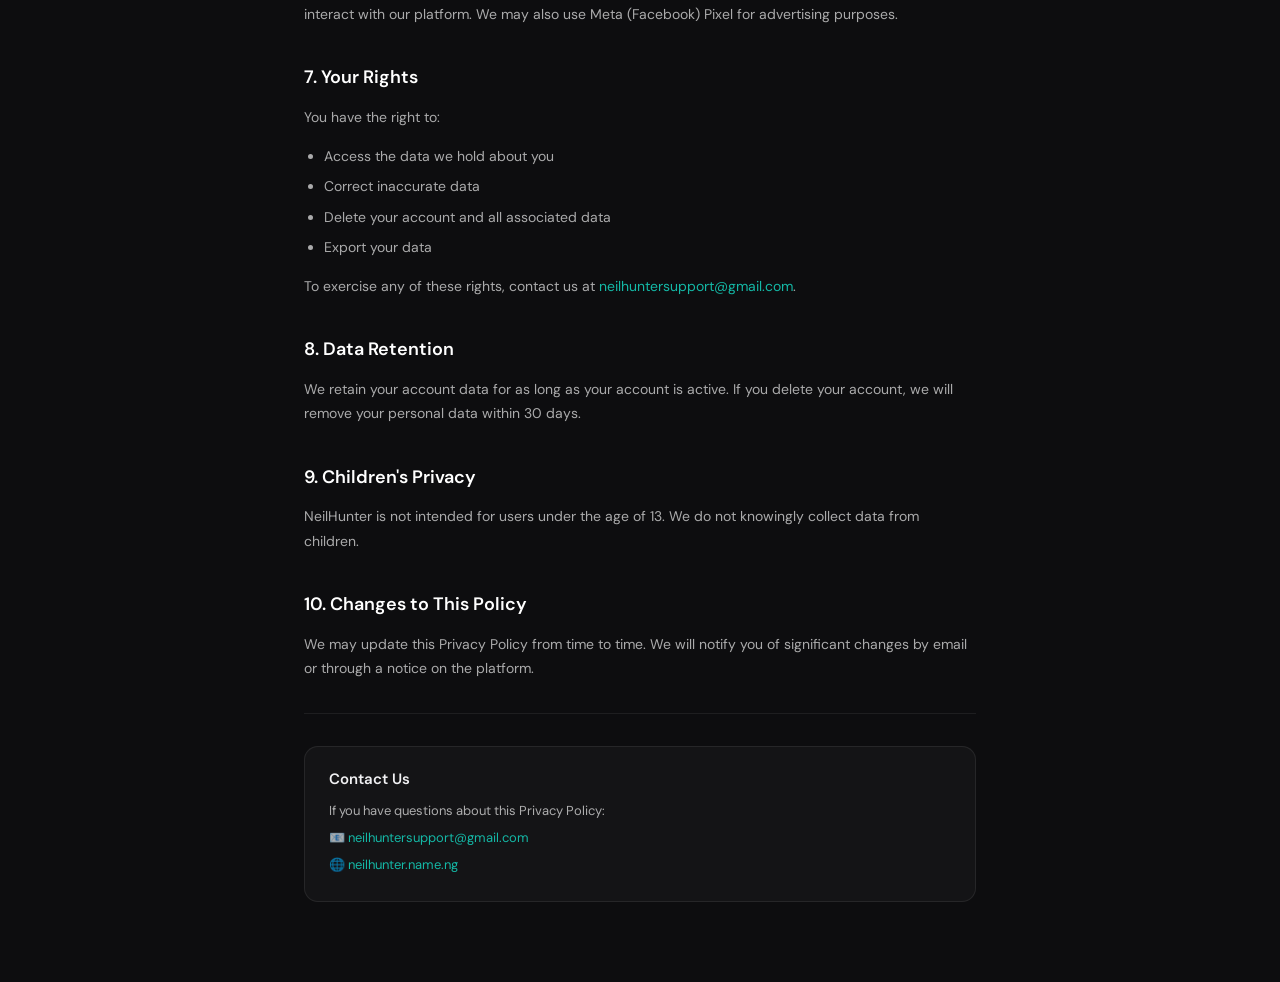
<file: legal.html>
<!DOCTYPE html>
<html lang="en">
<head>
  <meta charset="UTF-8"/>
  <meta name="viewport" content="width=device-width, initial-scale=1.0"/>
  <title>Legal — NeilHunter</title>
  <!-- Google tag (gtag.js) -->
<script async src="https://www.googletagmanager.com/gtag/js?id=G-D89GTNK2C9"></script>
<script>
  window.dataLayer = window.dataLayer || [];
  function gtag(){dataLayer.push(arguments);}
  gtag('js', new Date());

  gtag('config', 'G-D89GTNK2C9');
</script>
  <link href="https://fonts.googleapis.com/css2?family=DM+Sans:wght@300;400;500;600&family=Instrument+Serif:ital@0;1&display=swap" rel="stylesheet"/>
  <style>
    *, *::before, *::after { box-sizing: border-box; margin: 0; padding: 0; }
    :root {
      --accent: #14b8a6;
      --font-body: 'DM Sans', sans-serif;
      --font-serif: 'Instrument Serif', serif;
    }
    body {
      font-family: var(--font-body);
      background: #0d0d0f;
      color: #f0f0f2;
      line-height: 1.7;
    }

    /* NAV */
    nav {
      position: sticky; top: 0; z-index: 100;
      background: rgba(13,13,15,.95);
      border-bottom: 1px solid rgba(255,255,255,.07);
      padding: 0 24px; height: 56px;
      display: flex; align-items: center; justify-content: space-between;
      backdrop-filter: blur(10px);
    }
    .nav-logo { display: flex; align-items: center; gap: 10px; text-decoration: none; }
    .nav-logo-icon {
      width: 32px; height: 32px; border-radius: 8px;
      background: var(--accent);
      display: flex; align-items: center; justify-content: center;
    }
    .nav-logo-text { font-size: 16px; font-weight: 700; color: #fff; }
    .nav-back {
      font-size: 13px; color: rgba(255,255,255,.5);
      text-decoration: none; transition: color .15s;
    }
    .nav-back:hover { color: var(--accent); }

    /* TABS */
    .tabs {
      display: flex; gap: 0;
      border-bottom: 1px solid rgba(255,255,255,.07);
      padding: 0 24px;
      background: #0d0d0f;
      position: sticky; top: 56px; z-index: 99;
    }
    .tab {
      padding: 14px 20px; font-size: 14px; font-weight: 500;
      color: rgba(255,255,255,.4); cursor: pointer;
      border-bottom: 2px solid transparent;
      transition: all .15s; background: none; border-top: none;
      border-left: none; border-right: none;
      font-family: var(--font-body);
    }
    .tab.active { color: var(--accent); border-bottom-color: var(--accent); }
    .tab:hover { color: #fff; }

    /* CONTENT */
    .page { display: none; max-width: 720px; margin: 0 auto; padding: 48px 24px 80px; }
    .page.active { display: block; }

    .doc-title {
      font-family: var(--font-serif);
      font-size: 36px; font-weight: 400;
      margin-bottom: 8px; line-height: 1.2;
    }
    .doc-meta {
      font-size: 13px; color: rgba(255,255,255,.4);
      margin-bottom: 40px;
      padding-bottom: 24px;
      border-bottom: 1px solid rgba(255,255,255,.07);
    }

    h2 {
      font-size: 18px; font-weight: 600;
      color: #fff; margin: 36px 0 12px;
    }
    h2:first-of-type { margin-top: 0; }

    p {
      font-size: 14px; color: rgba(255,255,255,.65);
      margin-bottom: 14px; line-height: 1.75;
    }

    ul {
      margin: 0 0 14px 20px;
      color: rgba(255,255,255,.65);
      font-size: 14px; line-height: 1.75;
    }
    ul li { margin-bottom: 6px; }

    .highlight {
      background: rgba(20,184,166,.08);
      border: 1px solid rgba(20,184,166,.2);
      border-radius: 10px; padding: 14px 18px;
      margin: 20px 0; font-size: 13px;
      color: rgba(255,255,255,.7); line-height: 1.6;
    }
    .highlight strong { color: var(--accent); }

    a { color: var(--accent); text-decoration: none; }
    a:hover { text-decoration: underline; }

    .section-divider {
      border: none; border-top: 1px solid rgba(255,255,255,.07);
      margin: 32px 0;
    }

    .contact-box {
      background: rgba(255,255,255,.03);
      border: 1px solid rgba(255,255,255,.08);
      border-radius: 14px; padding: 20px 24px;
      margin-top: 32px;
    }
    .contact-box h3 { font-size: 15px; font-weight: 600; margin-bottom: 8px; }
    .contact-box p { margin-bottom: 4px; font-size: 13px; }
  </style>
</head>
<body>

<nav>
  <a href="index.html" class="nav-logo">
    <div class="nav-logo-icon">
      <svg width="18" height="18" viewBox="0 0 24 24" fill="none" stroke="#fff" stroke-width="2.5"><circle cx="11" cy="11" r="8"/><line x1="21" y1="21" x2="16.65" y2="16.65"/></svg>
    </div>
    <span class="nav-logo-text">NeilHunter</span>
  </a>
  <a href="index.html" class="nav-back">← Back to home</a>
</nav>

<div class="tabs">
  <button class="tab active" onclick="showTab('privacy')">Privacy Policy</button>
  <button class="tab" onclick="showTab('terms')">Terms of Service</button>
</div>

<!-- PRIVACY POLICY -->
<div class="page active" id="privacy">
  <div class="doc-title">Privacy Policy</div>
  <div class="doc-meta">Last updated: May 26, 2026 · Effective immediately</div>

  <div class="highlight">
    <strong>Summary:</strong> We collect only what we need to run NeilHunter. We never sell your data. You can delete your account and all your data at any time.
  </div>

  <h2>1. Who We Are</h2>
  <p>NeilHunter ("we", "us", "our") is a lead generation platform that helps freelancers and web designers find local businesses that need their services. Our website is located at <a href="https://neilhunter.name.ng">neilhunter.name.ng</a>.</p>

  <h2>2. What Data We Collect</h2>
  <p>When you create an account and use NeilHunter, we collect:</p>
  <ul>
    <li><strong>Account information</strong> — your name, email address, and password (stored securely via Firebase Authentication)</li>
    <li><strong>Usage data</strong> — number of searches performed each day, plan type (FREE, Starter, or Pro)</li>
    <li><strong>Payment information</strong> — plan selected, payment method (card or bank transfer), and payment reference number. We do NOT store your card details — payments are processed by Paystack</li>
    <li><strong>Device information</strong> — browser type and device type for improving user experience</li>
  </ul>

  <h2>3. How We Use Your Data</h2>
  <ul>
    <li>To create and manage your account</li>
    <li>To enforce your plan limits (search quotas)</li>
    <li>To process and verify your payments</li>
    <li>To send you account-related emails (verification, plan updates)</li>
    <li>To improve the platform</li>
  </ul>
  <p>We do <strong>not</strong> use your data for advertising, and we do <strong>not</strong> sell your data to any third party.</p>

  <h2>4. Data Storage</h2>
  <p>Your data is stored securely using <strong>Google Firebase Firestore</strong>, located in the United States. Firebase complies with GDPR and industry-standard security practices. Your password is never stored in plain text.</p>

  <h2>5. Third-Party Services</h2>
  <p>NeilHunter uses the following third-party services:</p>
  <ul>
    <li><strong>Firebase (Google)</strong> — authentication and database storage</li>
    <li><strong>Paystack</strong> — payment processing</li>
    <li><strong>Google Maps API</strong> — business search results</li>
    <li><strong>OpenAI</strong> — AI-powered business analysis</li>
    <li><strong>EmailJS</strong> — transactional email notifications</li>
  </ul>
  <p>Each of these services has their own privacy policies which govern how they handle data.</p>

  <h2>6. Cookies</h2>
  <p>NeilHunter uses minimal browser storage (localStorage and sessionStorage) to remember your login session, theme preference, and plan information.We use Google Analytics to understand how users interact with our platform. We may also use Meta (Facebook) Pixel for advertising purposes.</p>

  <h2>7. Your Rights</h2>
  <p>You have the right to:</p>
  <ul>
    <li>Access the data we hold about you</li>
    <li>Correct inaccurate data</li>
    <li>Delete your account and all associated data</li>
    <li>Export your data</li>
  </ul>
  <p>To exercise any of these rights, contact us at <a href="mailto:neilhuntersupport@gmail.com">neilhuntersupport@gmail.com</a>.</p>

  <h2>8. Data Retention</h2>
  <p>We retain your account data for as long as your account is active. If you delete your account, we will remove your personal data within 30 days.</p>

  <h2>9. Children's Privacy</h2>
  <p>NeilHunter is not intended for users under the age of 13. We do not knowingly collect data from children.</p>

  <h2>10. Changes to This Policy</h2>
  <p>We may update this Privacy Policy from time to time. We will notify you of significant changes by email or through a notice on the platform.</p>

  <hr class="section-divider"/>

  <div class="contact-box">
    <h3>Contact Us</h3>
    <p>If you have questions about this Privacy Policy:</p>
    <p>📧 <a href="mailto:neilhuntersupport@gmail.com">neilhuntersupport@gmail.com</a></p>
    <p>🌐 <a href="https://neilhunter.name.ng">neilhunter.name.ng</a></p>
  </div>
</div>

<!-- TERMS OF SERVICE -->
<div class="page" id="terms">
  <div class="doc-title">Terms of Service</div>
  <div class="doc-meta">Last updated: May 26, 2026 · Effective immediately</div>

  <div class="highlight">
    <strong>Summary:</strong> Use NeilHunter fairly and legally. Don't abuse the platform or steal data. We can suspend accounts that violate these terms.
  </div>

  <h2>1. Acceptance of Terms</h2>
  <p>By creating an account or using NeilHunter, you agree to these Terms of Service. If you do not agree, please do not use the platform.</p>

  <h2>2. Description of Service</h2>
  <p>NeilHunter is a lead generation tool that helps freelancers and web designers discover local businesses via Google Maps data. The platform provides lead scoring, AI-powered business analysis, and outreach message generation.</p>

  <h2>3. Account Responsibilities</h2>
  <ul>
    <li>You must provide accurate information when creating your account</li>
    <li>You are responsible for keeping your password secure</li>
    <li>You must be at least 13 years old to use NeilHunter</li>
    <li>One account per person — creating multiple accounts to bypass search limits is prohibited</li>
  </ul>

  <h2>4. Acceptable Use</h2>
  <p>You agree NOT to:</p>
  <ul>
    <li>Use NeilHunter for any illegal purpose</li>
    <li>Scrape, copy, or redistribute our data or platform code</li>
    <li>Attempt to bypass search limits or abuse the free plan</li>
    <li>Use automated bots or scripts to access the platform</li>
    <li>Harass, spam, or send unsolicited messages to businesses found on our platform</li>
    <li>Reverse engineer or attempt to access our backend systems</li>
  </ul>

  <h2>5. Plans and Payments</h2>
  <ul>
    <li>Free plan includes 10 searches per day at no cost</li>
    <li>Paid plans (Starter and Pro) are billed monthly or yearly as selected</li>
    <li>Payments are processed by Paystack and are subject to their terms</li>
    <li>Plan upgrades are activated after admin verification of payment</li>
    <li>We reserve the right to change pricing with 30 days notice</li>
  </ul>

  <h2>6. Refund Policy</h2>
  <p>Due to the digital nature of our service, all payments are non-refundable once a plan has been activated. If you believe there has been an error in your payment, contact us within 7 days at <a href="mailto:neilhuntersupport@gmail.com">neilhuntersupport@gmail.com</a>.</p>

  <h2>7. Plan Expiry</h2>
  <p>Paid plans expire after the billing period (1 month or 1 year). If a plan is not renewed, the account automatically reverts to the FREE plan. No data is lost when a plan expires.</p>

  <h2>8. Intellectual Property</h2>
  <p>All content, design, code, and branding on NeilHunter belongs to us. You may not copy, reproduce, or redistribute any part of the platform without written permission.</p>

  <h2>9. Disclaimer</h2>
  <p>NeilHunter provides business data sourced from Google Maps. We do not guarantee the accuracy or completeness of this data. The platform is provided "as is" without warranties of any kind. We are not responsible for the outcome of any business pitches or outreach messages sent using our platform.</p>

  <h2>10. Limitation of Liability</h2>
  <p>To the maximum extent permitted by law, NeilHunter shall not be liable for any indirect, incidental, or consequential damages arising from your use of the platform. Our total liability shall not exceed the amount you paid us in the 3 months prior to the claim.</p>

  <h2>11. Termination</h2>
  <p>We reserve the right to suspend or terminate accounts that violate these Terms of Service without prior notice. You may delete your account at any time from the Profile page.</p>

  <h2>12. Governing Law</h2>
  <p>These Terms are governed by the laws of the Federal Republic of Nigeria. Any disputes shall be resolved in Nigerian courts.</p>

  <h2>13. Changes to Terms</h2>
  <p>We may update these Terms at any time. Continued use of NeilHunter after changes are posted constitutes acceptance of the new Terms.</p>

  <hr class="section-divider"/>

  <div class="contact-box">
    <h3>Contact Us</h3>
    <p>Questions about these Terms?</p>
    <p>📧 <a href="mailto:neilhuntersupport@gmail.com">neilhuntersupport@gmail.com</a></p>
    <p>🌐 <a href="https://neilhunter.name.ng">neilhunter.name.ng</a></p>
  </div>
</div>

<script>
  function showTab(tab) {
    document.querySelectorAll('.page').forEach(function(p){ p.classList.remove('active'); });
    document.querySelectorAll('.tab').forEach(function(t){ t.classList.remove('active'); });
    document.getElementById(tab).classList.add('active');
    event.target.classList.add('active');
    window.scrollTo(0, 0);
  }
</script>
</body>
</html>
</file>
